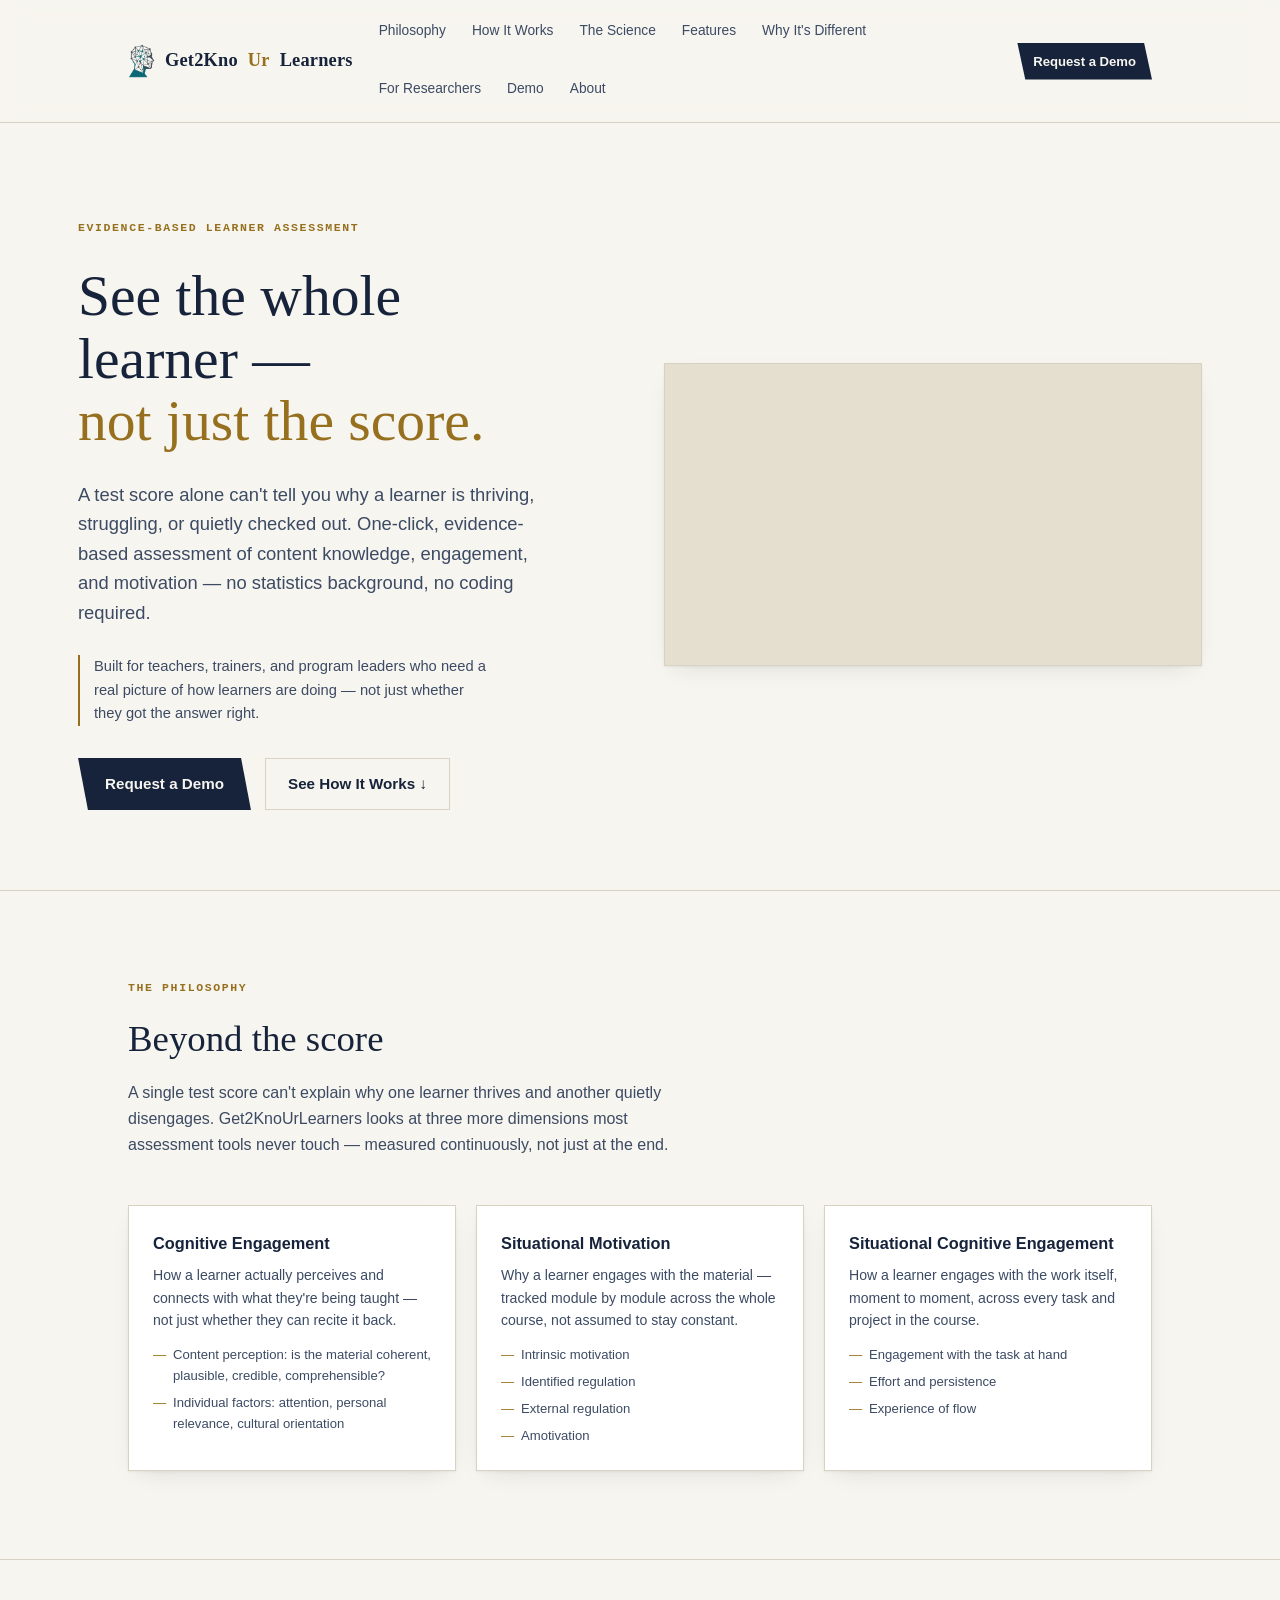
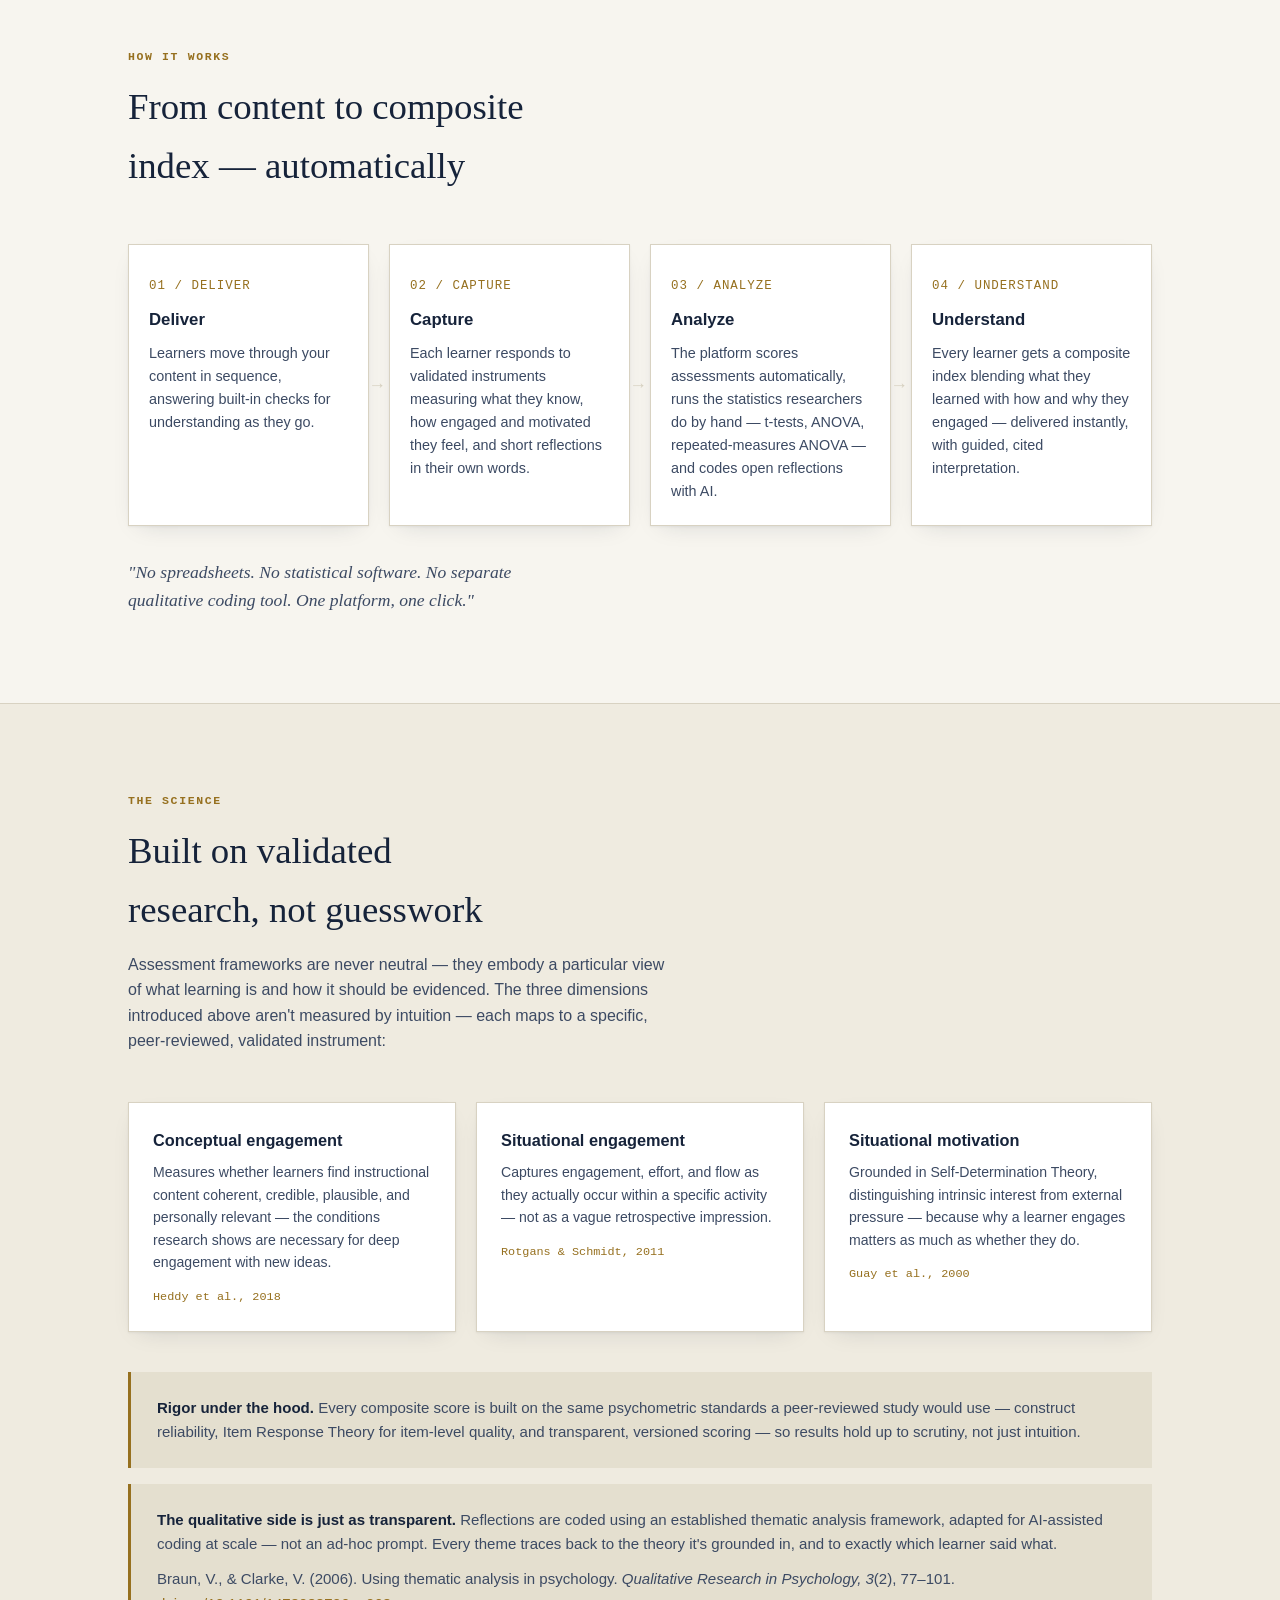
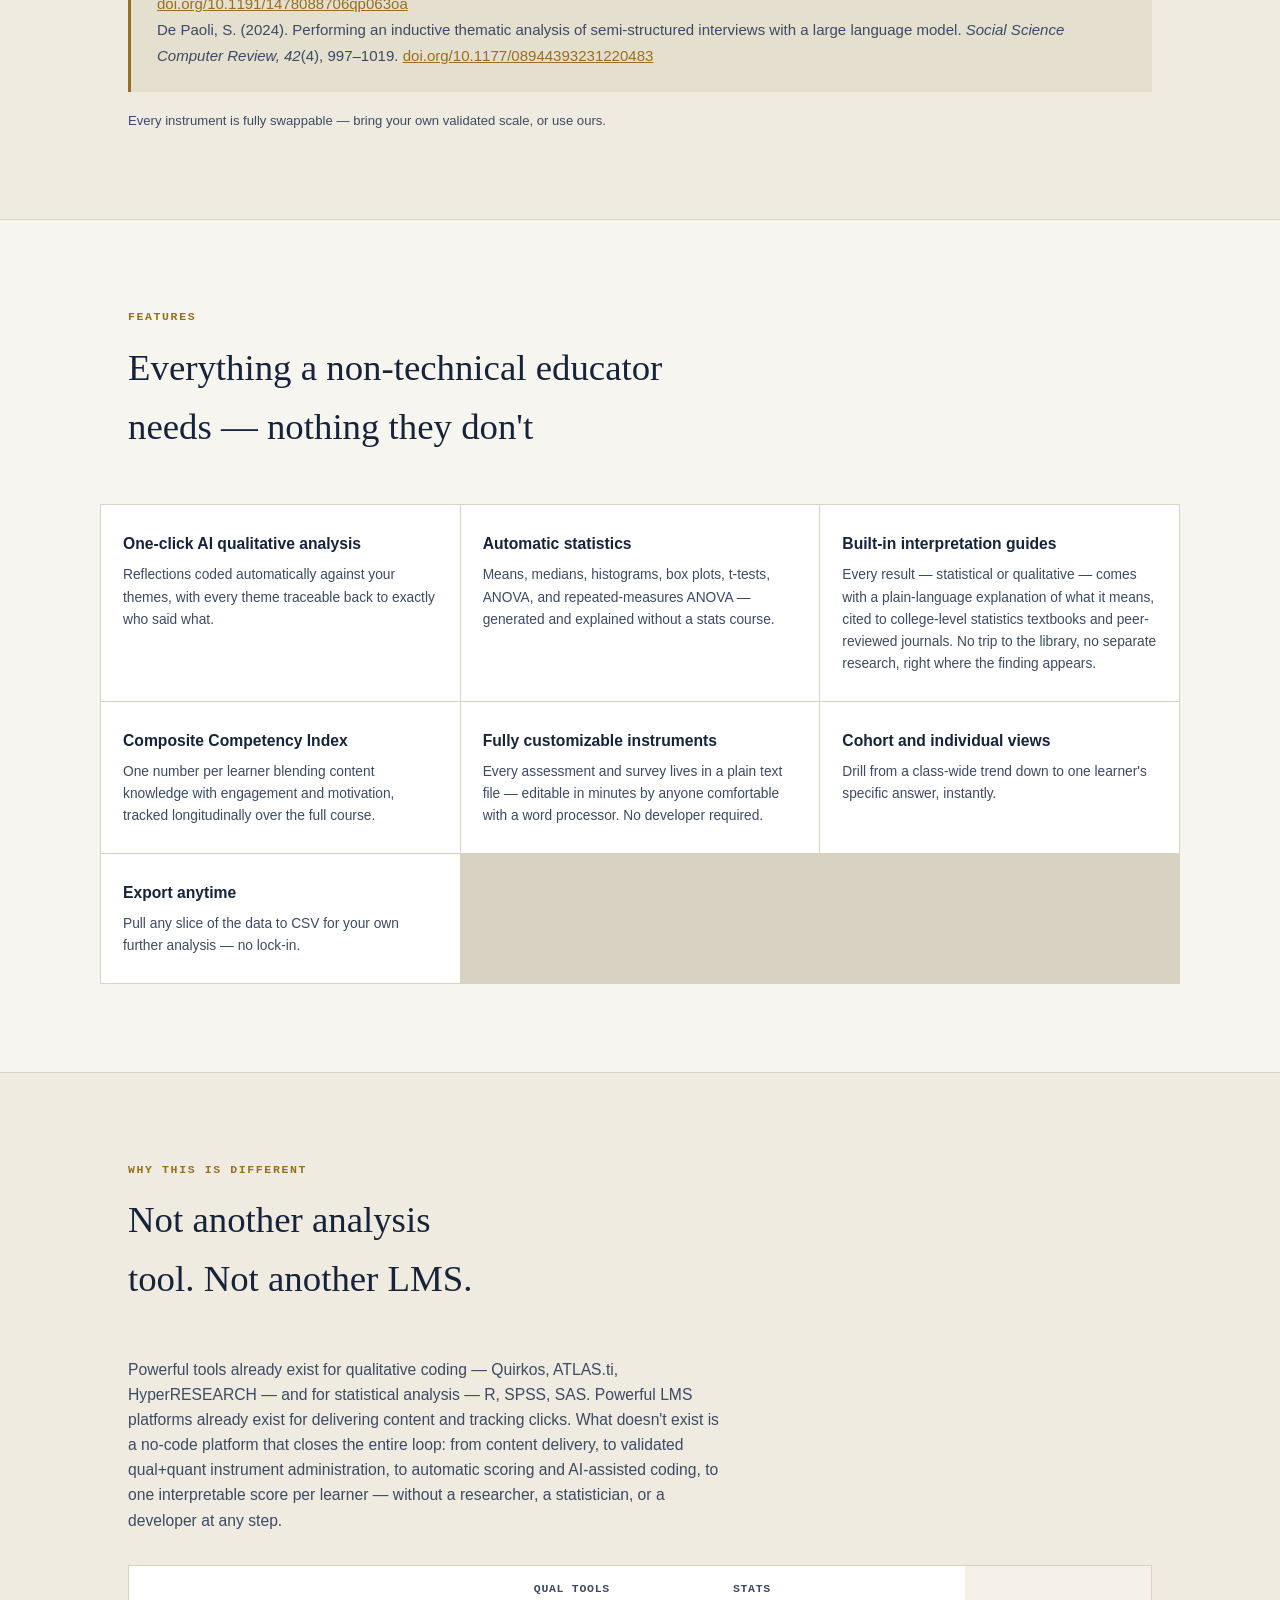
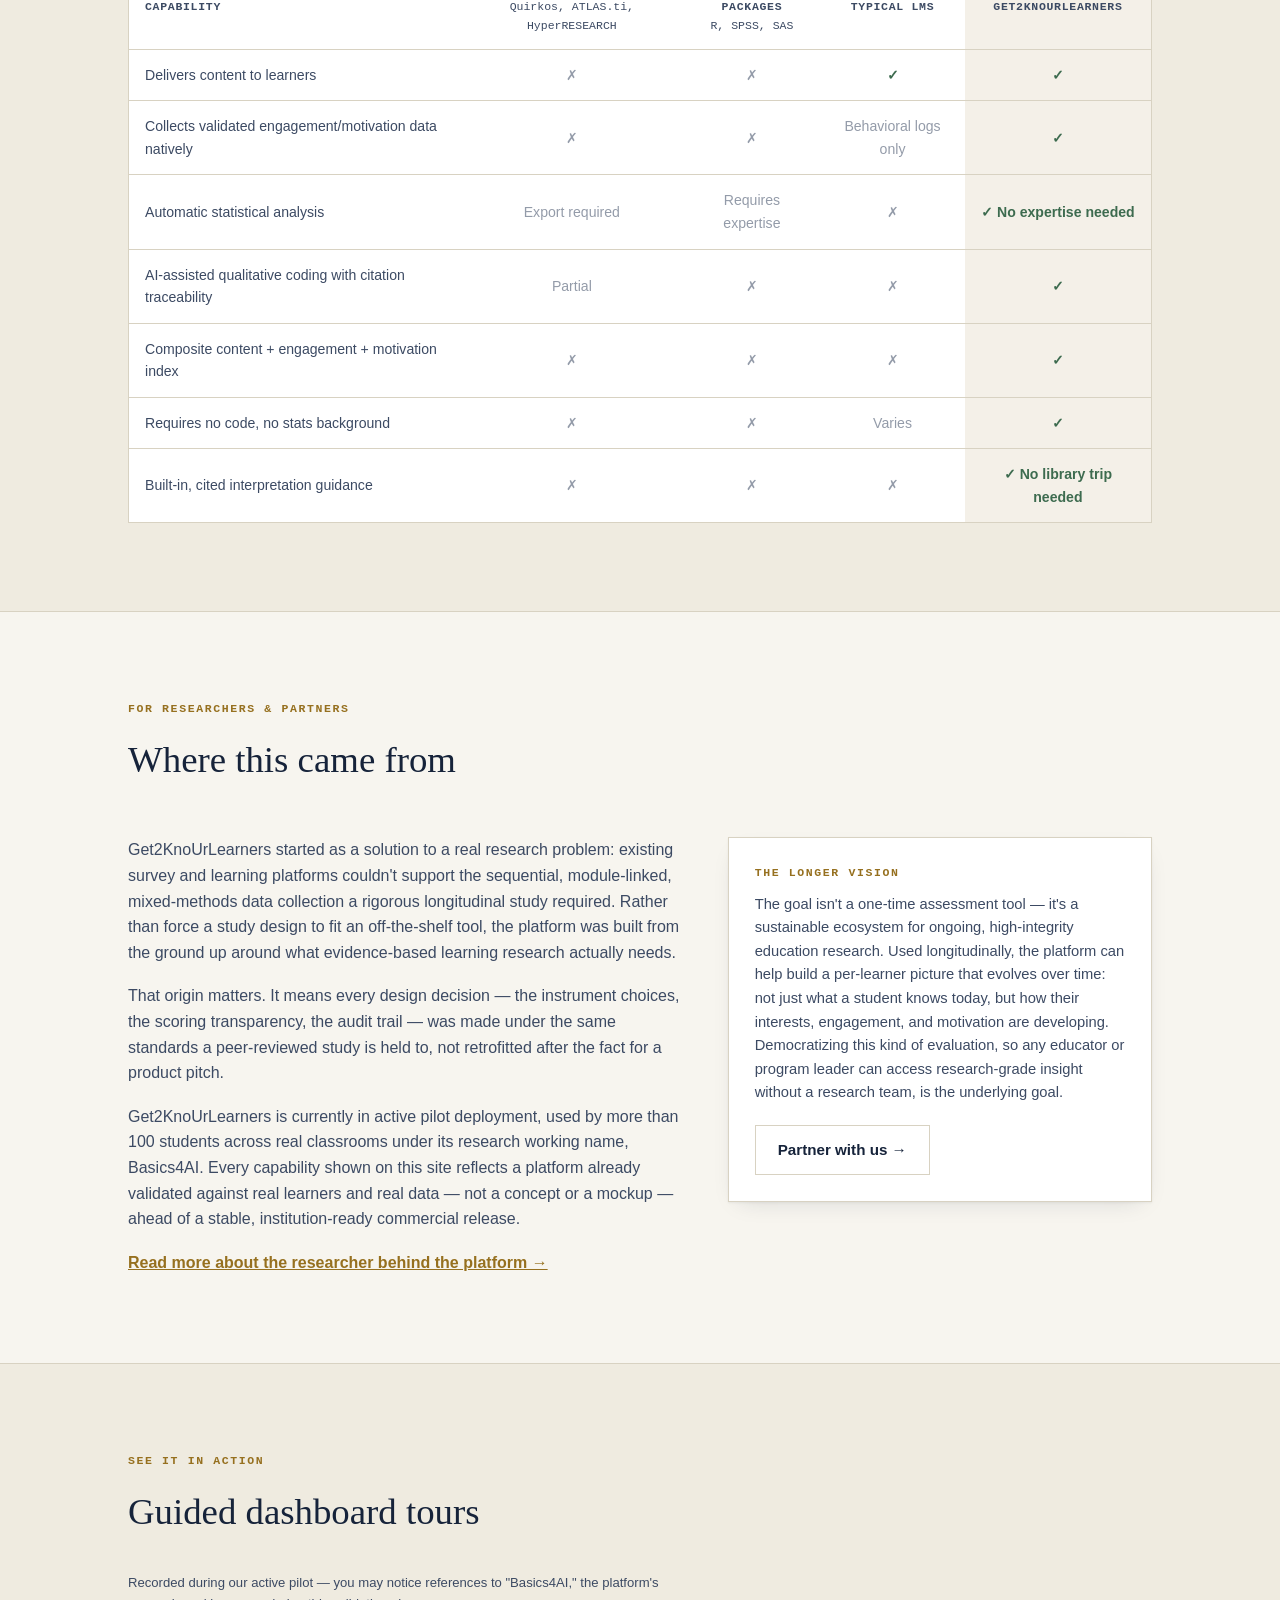
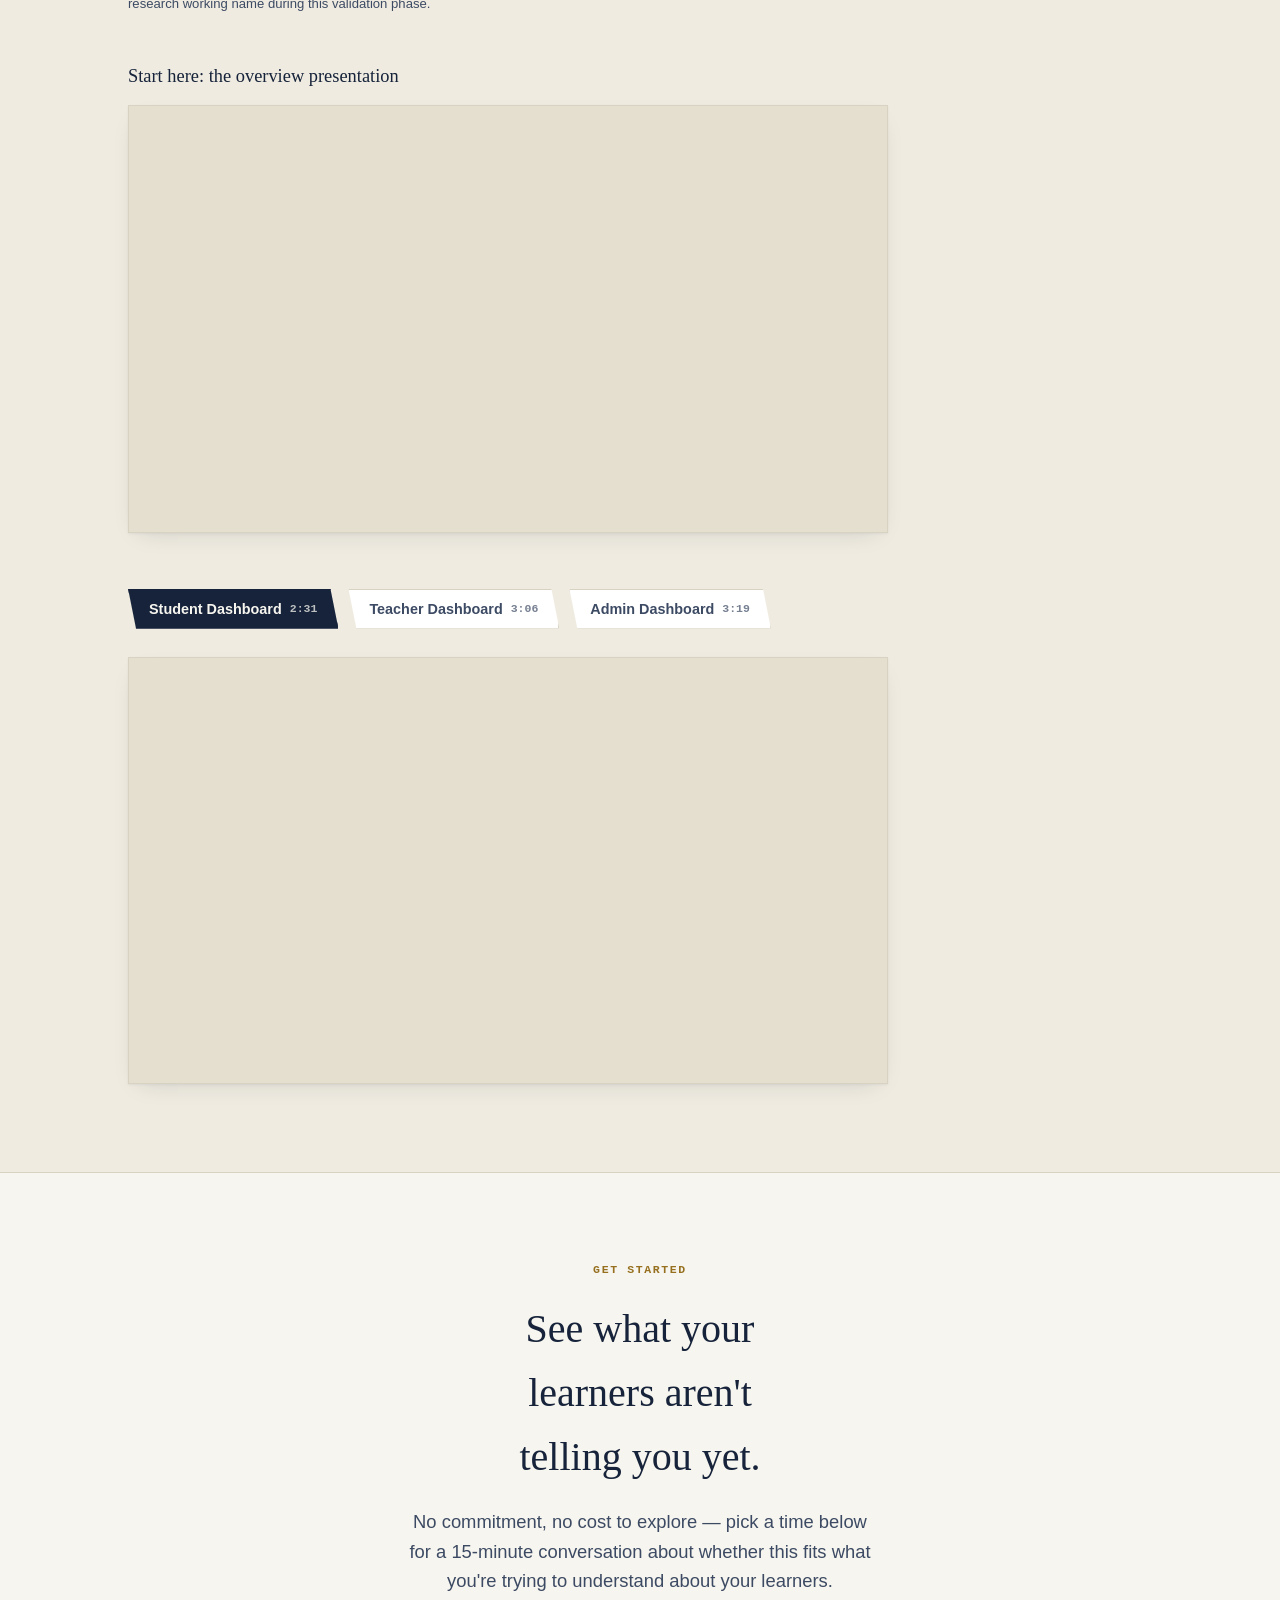
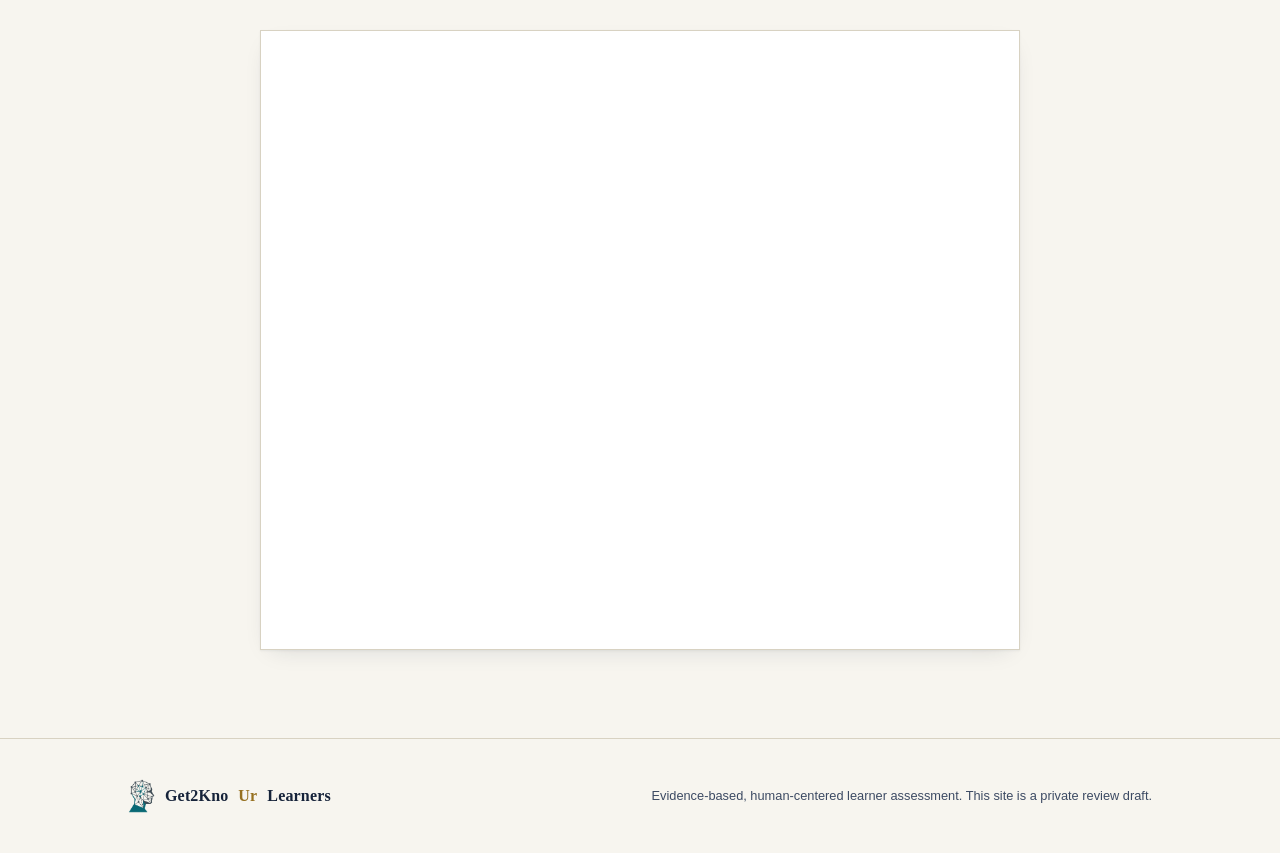
<file: index.html>
<!DOCTYPE html>
<html lang="en">
<head>
<meta charset="UTF-8">
<meta name="viewport" content="width=device-width, initial-scale=1.0">
<title>Get2KnoUrLearners — See the Whole Learner</title>
<meta name="description" content="One-click, evidence-based assessment of content knowledge, engagement, and motivation for learners — no statistics background, no coding required.">
<link rel="icon" type="image/png" sizes="32x32" href="assets/favicon-32.png">
<link rel="icon" type="image/png" sizes="64x64" href="assets/favicon-64.png">
<link rel="apple-touch-icon" sizes="180x180" href="assets/favicon-180.png">
<link rel="stylesheet" href="style.css">
</head>
<body>

<nav class="topnav">
  <div class="topnav-inner">
    <div class="brand"><img src="assets/logo-icon.png" alt="Get2KnoUrLearners logo">Get2Kno<span class="dot">Ur</span>Learners</div>
    <div class="navlinks">
      <a href="#beyond-the-score">Philosophy</a>
      <a href="#how-it-works">How It Works</a>
      <a href="#science">The Science</a>
      <a href="#features">Features</a>
      <a href="#different">Why It's Different</a>
      <a href="#researchers">For Researchers</a>
      <a href="#get-started">Demo</a>
      <a href="about.html">About</a>
    </div>
    <a class="nav-cta" href="#get-started">Request a Demo</a>
  </div>
</nav>

<header class="hero">
  <canvas id="mosaic-canvas" aria-hidden="true"></canvas>
  <div class="hero-inner">
    <div class="hero-text">
    <span class="eyebrow">Evidence-based learner assessment</span>
    <h1>See the whole learner —<br><em>not just the score.</em></h1>
    <p class="hero-sub">A test score alone can't tell you why a learner is thriving, struggling, or quietly checked out. One-click, evidence-based assessment of content knowledge, engagement, and motivation — no statistics background, no coding required.</p>
    <p class="hero-support">Built for teachers, trainers, and program leaders who need a real picture of how learners are doing — not just whether they got the answer right.</p>
    <div class="hero-ctas">
      <a class="btn btn-primary" href="#get-started">Request a Demo</a>
      <a class="btn btn-ghost" href="#how-it-works">See How It Works ↓</a>
    </div>
    </div>
    <div class="hero-video">
      <div class="video-frame">
        <iframe src="https://www.youtube.com/embed/GKzvQl7Ed8o" title="Get2KnoUrLearners - An Evidence-based Learning Assessment Platform" allow="accelerometer; autoplay; clipboard-write; encrypted-media; gyroscope; picture-in-picture; web-share" referrerpolicy="strict-origin-when-cross-origin" allowfullscreen></iframe>
      </div>
    </div>
  </div>
</header>

<section class="block" id="beyond-the-score">
  <div class="container">
    <div class="block-head">
      <span class="eyebrow">The philosophy</span>
      <h2>Beyond the score</h2>
      <p class="measure" style="color:var(--ink-soft); font-size:1rem;">A single test score can't explain why one learner thrives and another quietly disengages. Get2KnoUrLearners looks at three more dimensions most assessment tools never touch — measured continuously, not just at the end.</p>
    </div>
    <div class="science-grid">
      <div class="instrument-card">
        <h3>Cognitive Engagement</h3>
        <p>How a learner actually perceives and connects with what they're being taught — not just whether they can recite it back.</p>
        <ul>
          <li>Content perception: is the material coherent, plausible, credible, comprehensible?</li>
          <li>Individual factors: attention, personal relevance, cultural orientation</li>
        </ul>
      </div>
      <div class="instrument-card">
        <h3>Situational Motivation</h3>
        <p>Why a learner engages with the material — tracked module by module across the whole course, not assumed to stay constant.</p>
        <ul>
          <li>Intrinsic motivation</li>
          <li>Identified regulation</li>
          <li>External regulation</li>
          <li>Amotivation</li>
        </ul>
      </div>
      <div class="instrument-card">
        <h3>Situational Cognitive Engagement</h3>
        <p>How a learner engages with the work itself, moment to moment, across every task and project in the course.</p>
        <ul>
          <li>Engagement with the task at hand</li>
          <li>Effort and persistence</li>
          <li>Experience of flow</li>
        </ul>
      </div>
    </div>
  </div>
</section>

<section class="block" id="how-it-works">
  <div class="container">
    <div class="block-head">
      <span class="eyebrow">How it works</span>
      <h2>From content to composite index — automatically</h2>
    </div>
    <div class="flow">
      <div class="flow-step">
        <span class="num">01 / DELIVER</span>
        <h3>Deliver</h3>
        <p>Learners move through your content in sequence, answering built-in checks for understanding as they go.</p>
      </div>
      <div class="flow-step">
        <span class="num">02 / CAPTURE</span>
        <h3>Capture</h3>
        <p>Each learner responds to validated instruments measuring what they know, how engaged and motivated they feel, and short reflections in their own words.</p>
      </div>
      <div class="flow-step">
        <span class="num">03 / ANALYZE</span>
        <h3>Analyze</h3>
        <p>The platform scores assessments automatically, runs the statistics researchers do by hand — t-tests, ANOVA, repeated-measures ANOVA — and codes open reflections with AI.</p>
      </div>
      <div class="flow-step">
        <span class="num">04 / UNDERSTAND</span>
        <h3>Understand</h3>
        <p>Every learner gets a composite index blending what they learned with how and why they engaged — delivered instantly, with guided, cited interpretation.</p>
      </div>
    </div>
    <p class="callout">"No spreadsheets. No statistical software. No separate qualitative coding tool. One platform, one click."</p>
  </div>
</section>

<section class="block alt" id="science">
  <div class="container">
    <div class="block-head">
      <span class="eyebrow">The science</span>
      <h2>Built on validated research, not guesswork</h2>
      <p class="measure" style="color:var(--ink-soft); font-size:1rem;">Assessment frameworks are never neutral — they embody a particular view of what learning is and how it should be evidenced. The three dimensions introduced above aren't measured by intuition — each maps to a specific, peer-reviewed, validated instrument:</p>
    </div>
    <div class="science-grid">
      <div class="instrument-card">
        <h3>Conceptual engagement</h3>
        <p>Measures whether learners find instructional content coherent, credible, plausible, and personally relevant — the conditions research shows are necessary for deep engagement with new ideas.</p>
        <span class="cite">Heddy et al., 2018</span>
      </div>
      <div class="instrument-card">
        <h3>Situational engagement</h3>
        <p>Captures engagement, effort, and flow as they actually occur within a specific activity — not as a vague retrospective impression.</p>
        <span class="cite">Rotgans &amp; Schmidt, 2011</span>
      </div>
      <div class="instrument-card">
        <h3>Situational motivation</h3>
        <p>Grounded in Self-Determination Theory, distinguishing intrinsic interest from external pressure — because why a learner engages matters as much as whether they do.</p>
        <span class="cite">Guay et al., 2000</span>
      </div>
    </div>
    <div class="rigor-note">
      <p><strong style="color:var(--ink); font-family: var(--font-body);">Rigor under the hood.</strong> Every composite score is built on the same psychometric standards a peer-reviewed study would use — construct reliability, Item Response Theory for item-level quality, and transparent, versioned scoring — so results hold up to scrutiny, not just intuition.</p>
    </div>
    <div class="rigor-note" style="margin-top: 16px;">
      <p><strong style="color:var(--ink); font-family: var(--font-body);">The qualitative side is just as transparent.</strong> Reflections are coded using an established thematic analysis framework, adapted for AI-assisted coding at scale — not an ad-hoc prompt. Every theme traces back to the theory it's grounded in, and to exactly which learner said what.</p>
      <p class="fine" style="margin-top: 10px; line-height: 1.7;">
        Braun, V., &amp; Clarke, V. (2006). Using thematic analysis in psychology. <em>Qualitative Research in Psychology, 3</em>(2), 77–101. <a href="https://doi.org/10.1191/1478088706qp063oa" style="color: var(--gold);">doi.org/10.1191/1478088706qp063oa</a><br>
        De Paoli, S. (2024). Performing an inductive thematic analysis of semi-structured interviews with a large language model. <em>Social Science Computer Review, 42</em>(4), 997–1019. <a href="https://doi.org/10.1177/08944393231220483" style="color: var(--gold);">doi.org/10.1177/08944393231220483</a>
      </p>
    </div>
    <p class="fine">Every instrument is fully swappable — bring your own validated scale, or use ours.</p>
  </div>
</section>

<section class="block" id="features">
  <div class="container">
    <div class="block-head">
      <span class="eyebrow">Features</span>
      <h2>Everything a non-technical educator needs — nothing they don't</h2>
    </div>
  </div>
  <div class="container" style="padding: 0;">
    <div class="feat-grid">
      <div class="feat-cell">
        <h3>One-click AI qualitative analysis</h3>
        <p>Reflections coded automatically against your themes, with every theme traceable back to exactly who said what.</p>
      </div>
      <div class="feat-cell">
        <h3>Automatic statistics</h3>
        <p>Means, medians, histograms, box plots, t-tests, ANOVA, and repeated-measures ANOVA — generated and explained without a stats course.</p>
      </div>
      <div class="feat-cell">
        <h3>Built-in interpretation guides</h3>
        <p>Every result — statistical or qualitative — comes with a plain-language explanation of what it means, cited to college-level statistics textbooks and peer-reviewed journals. No trip to the library, no separate research, right where the finding appears.</p>
      </div>
      <div class="feat-cell">
        <h3>Composite Competency Index</h3>
        <p>One number per learner blending content knowledge with engagement and motivation, tracked longitudinally over the full course.</p>
      </div>
      <div class="feat-cell">
        <h3>Fully customizable instruments</h3>
        <p>Every assessment and survey lives in a plain text file — editable in minutes by anyone comfortable with a word processor. No developer required.</p>
      </div>
      <div class="feat-cell">
        <h3>Cohort and individual views</h3>
        <p>Drill from a class-wide trend down to one learner's specific answer, instantly.</p>
      </div>
      <div class="feat-cell">
        <h3>Export anytime</h3>
        <p>Pull any slice of the data to CSV for your own further analysis — no lock-in.</p>
      </div>
    </div>
  </div>
</section>

<section class="block alt" id="different">
  <div class="container">
    <div class="block-head">
      <span class="eyebrow">Why this is different</span>
      <h2>Not another analysis tool. Not another LMS.</h2>
    </div>
    <p class="framing">Powerful tools already exist for qualitative coding — Quirkos, ATLAS.ti, HyperRESEARCH — and for statistical analysis — R, SPSS, SAS. Powerful LMS platforms already exist for delivering content and tracking clicks. What doesn't exist is a no-code platform that closes the entire loop: from content delivery, to validated qual+quant instrument administration, to automatic scoring and AI-assisted coding, to one interpretable score per learner — without a researcher, a statistician, or a developer at any step.</p>
    <div class="table-wrap">
      <table class="cmp">
        <thead>
          <tr>
            <th>Capability</th>
            <th>Qual tools<br><span style="font-weight:400; text-transform:none; letter-spacing:0;">Quirkos, ATLAS.ti, HyperRESEARCH</span></th>
            <th>Stats packages<br><span style="font-weight:400; text-transform:none; letter-spacing:0;">R, SPSS, SAS</span></th>
            <th>Typical LMS</th>
            <th class="col-us">Get2KnoUrLearners</th>
          </tr>
        </thead>
        <tbody>
          <tr>
            <td>Delivers content to learners</td>
            <td class="no">✗</td><td class="no">✗</td><td class="yes">✓</td><td class="col-us yes">✓</td>
          </tr>
          <tr>
            <td>Collects validated engagement/motivation data natively</td>
            <td class="no">✗</td><td class="no">✗</td><td class="no">Behavioral logs only</td><td class="col-us yes">✓</td>
          </tr>
          <tr>
            <td>Automatic statistical analysis</td>
            <td class="no">Export required</td><td class="no">Requires expertise</td><td class="no">✗</td><td class="col-us yes">✓ No expertise needed</td>
          </tr>
          <tr>
            <td>AI-assisted qualitative coding with citation traceability</td>
            <td class="no">Partial</td><td class="no">✗</td><td class="no">✗</td><td class="col-us yes">✓</td>
          </tr>
          <tr>
            <td>Composite content + engagement + motivation index</td>
            <td class="no">✗</td><td class="no">✗</td><td class="no">✗</td><td class="col-us yes">✓</td>
          </tr>
          <tr>
            <td>Requires no code, no stats background</td>
            <td class="no">✗</td><td class="no">✗</td><td class="no">Varies</td><td class="col-us yes">✓</td>
          </tr>
          <tr>
            <td>Built-in, cited interpretation guidance</td>
            <td class="no">✗</td><td class="no">✗</td><td class="no">✗</td><td class="col-us yes">✓ No library trip needed</td>
          </tr>
        </tbody>
      </table>
    </div>
  </div>
</section>

<section class="block" id="researchers">
  <div class="container">
    <div class="block-head">
      <span class="eyebrow">For researchers &amp; partners</span>
      <h2>Where this came from</h2>
    </div>
    <div class="research-layout">
      <div class="research-body">
        <p>Get2KnoUrLearners started as a solution to a real research problem: existing survey and learning platforms couldn't support the sequential, module-linked, mixed-methods data collection a rigorous longitudinal study required. Rather than force a study design to fit an off-the-shelf tool, the platform was built from the ground up around what evidence-based learning research actually needs.</p>
        <p>That origin matters. It means every design decision — the instrument choices, the scoring transparency, the audit trail — was made under the same standards a peer-reviewed study is held to, not retrofitted after the fact for a product pitch.</p>
        <p>Get2KnoUrLearners is currently in active pilot deployment, used by more than 100 students across real classrooms under its research working name, Basics4AI. Every capability shown on this site reflects a platform already validated against real learners and real data — not a concept or a mockup — ahead of a stable, institution-ready commercial release.</p>
        <p><a href="about.html" style="color: var(--gold); font-weight: 600;">Read more about the researcher behind the platform →</a></p>
      </div>
      <div class="vision-box">
        <span class="eyebrow">The longer vision</span>
        <p>The goal isn't a one-time assessment tool — it's a sustainable ecosystem for ongoing, high-integrity education research. Used longitudinally, the platform can help build a per-learner picture that evolves over time: not just what a student knows today, but how their interests, engagement, and motivation are developing. Democratizing this kind of evaluation, so any educator or program leader can access research-grade insight without a research team, is the underlying goal.</p>
        <a class="btn btn-ghost" href="#get-started">Partner with us →</a>
      </div>
    </div>
  </div>
</section>

<section class="block alt" id="demo">
  <div class="container">
    <div class="block-head">
      <span class="eyebrow">See it in action</span>
      <h2>Guided dashboard tours</h2>
      <p class="fine">Recorded during our active pilot — you may notice references to "Basics4AI," the platform's research working name during this validation phase.</p>
    </div>

    <div class="overview-video">
      <h3>Start here: the overview presentation</h3>
      <div class="video-frame">
        <iframe src="https://www.youtube.com/embed/lMNqoV28ipo" title="Get2KnoUrLearners overview presentation" loading="lazy" allow="accelerometer; autoplay; clipboard-write; encrypted-media; gyroscope; picture-in-picture; web-share" referrerpolicy="strict-origin-when-cross-origin" allowfullscreen></iframe>
      </div>
    </div>

    <div class="tour-tabs" role="tablist">
      <button class="tour-tab" data-tour="student" role="tab" aria-selected="true">Student Dashboard <span class="dur">2:31</span></button>
      <button class="tour-tab" data-tour="teacher" role="tab" aria-selected="false">Teacher Dashboard <span class="dur">3:06</span></button>
      <button class="tour-tab" data-tour="admin" role="tab" aria-selected="false">Admin Dashboard <span class="dur">3:19</span></button>
    </div>

    <!-- Teacher Dashboard sub-tabs: only shown when the Teacher tour is a single combined video with chapters -->
    <div class="tour-subtabs" id="teacher-subtabs">
      <button class="tour-subtab" aria-selected="true">Full tour</button>
    </div>

    <div class="tour-panels">
      <div class="tour-panel active" data-panel="student">
        <div class="video-frame">
          <iframe src="https://www.youtube.com/embed/PWHY_AEjsgs" title="Get2KnoUrLearners Student Dashboard Tour" loading="lazy" allow="accelerometer; autoplay; clipboard-write; encrypted-media; gyroscope; picture-in-picture; web-share" allowfullscreen></iframe>
        </div>
      </div>

      <div class="tour-panel" data-panel="teacher">
        <div class="video-frame">
          <iframe src="https://www.youtube.com/embed/cf2JFsfb7qg" title="Get2KnoUrLearners Teacher Dashboard Tour" loading="lazy" allow="accelerometer; autoplay; clipboard-write; encrypted-media; gyroscope; picture-in-picture; web-share" allowfullscreen></iframe>
        </div>
      </div>

      <div class="tour-panel" data-panel="admin">
        <div class="video-frame">
          <iframe src="https://www.youtube.com/embed/v6QxyKjMSbM" title="Get2KnoUrLearners Admin Dashboard Tour" loading="lazy" allow="accelerometer; autoplay; clipboard-write; encrypted-media; gyroscope; picture-in-picture; web-share" allowfullscreen></iframe>
        </div>
      </div>
    </div>
  </div>
</section>

<script>
  (function () {
    var tabs = document.querySelectorAll('.tour-tab');
    var panels = document.querySelectorAll('.tour-panel');
    tabs.forEach(function (tab) {
      tab.addEventListener('click', function () {
        tabs.forEach(function (t) { t.setAttribute('aria-selected', 'false'); });
        tab.setAttribute('aria-selected', 'true');
        var target = tab.getAttribute('data-tour');
        panels.forEach(function (p) {
          p.classList.toggle('active', p.getAttribute('data-panel') === target);
        });
        var subtabs = document.getElementById('teacher-subtabs');
        subtabs.classList.toggle('show', target === 'teacher');
      });
    });
  })();
</script>

<section class="block" id="get-started">
  <div class="container cta-block">
    <span class="eyebrow">Get started</span>
    <h2>See what your learners aren't telling you yet.</h2>
    <p class="hero-sub">No commitment, no cost to explore — pick a time below for a 15-minute conversation about whether this fits what you're trying to understand about your learners.</p>
    <div id="cal-booking-inline" class="cal-inline-frame"></div>
    <noscript>
      <a class="btn btn-primary" href="https://cal.com/soumyade/demo-call">Book a Demo Call →</a>
    </noscript>
  </div>
</section>

<script type="text/javascript">
  (function (C, A, L) {
    let p = function (a, ar) { a.q.push(ar); };
    let d = C.document;
    C.Cal = C.Cal || function () {
      let cal = C.Cal;
      let ar = arguments;
      if (!cal.loaded) {
        cal.ns = {};
        cal.q = cal.q || [];
        d.head.appendChild(d.createElement("script")).src = A;
        cal.loaded = true;
      }
      if (ar[0] === L) {
        const api = function () { p(api, arguments); };
        const namespace = ar[1];
        api.q = api.q || [];
        if (typeof namespace === "string") {
          cal.ns[namespace] = cal.ns[namespace] || api;
          p(cal.ns[namespace], ar);
          p(cal, ["initNamespace", namespace]);
        } else p(cal, ar);
        return;
      }
      p(cal, ar);
    };
  })(window, "https://app.cal.com/embed/embed.js", "init");

  Cal("init", "demo-call", { origin: "https://cal.com" });

  Cal.ns["demo-call"]("inline", {
    elementOrSelector: "#cal-booking-inline",
    config: { layout: "month_view" },
    calLink: "soumyade/demo-call",
  });

  Cal.ns["demo-call"]("ui", { hideEventTypeDetails: false, layout: "month_view" });
</script>

<footer>
  <div class="container footer-inner">
    <div class="brand"><img src="assets/logo-icon.png" alt="Get2KnoUrLearners logo">Get2Kno<span class="dot">Ur</span>Learners</div>
    <p class="fine">Evidence-based, human-centered learner assessment. This site is a private review draft.</p>
  </div>
</footer>

<script>
  (function () {
    var canvas = document.getElementById('mosaic-canvas');
    var ctx = canvas.getContext('2d');
    var reduced = window.matchMedia('(prefers-reduced-motion: reduce)').matches;
    var facets = [];
    var W, H;

    function themeColor() {
      var root = document.documentElement;
      var dark = root.getAttribute('data-theme') === 'dark' ||
        (root.getAttribute('data-theme') !== 'light' && window.matchMedia('(prefers-color-scheme: dark)').matches);
      return dark ? [217, 165, 68] : [150, 112, 31];
    }

    function resize() {
      var rect = canvas.parentElement.getBoundingClientRect();
      W = canvas.width = rect.width * devicePixelRatio;
      H = canvas.height = rect.height * devicePixelRatio;
      canvas.style.width = rect.width + 'px';
      canvas.style.height = rect.height + 'px';
      buildFacets();
    }

    function buildFacets() {
      facets = [];
      var cols = 14, rows = 8;
      var cw = W / cols, ch = H / rows;
      for (var r = 0; r < rows; r++) {
        for (var c = 0; c < cols; c++) {
          if (Math.random() > 0.42) continue;
          var x = c * cw, y = r * ch;
          var jitter = Math.min(cw, ch) * 0.15;
          facets.push({
            pts: [
              [x + Math.random() * jitter, y + Math.random() * jitter],
              [x + cw - Math.random() * jitter, y + Math.random() * jitter],
              [x + cw - Math.random() * jitter, y + ch - Math.random() * jitter],
              [x + Math.random() * jitter, y + ch - Math.random() * jitter]
            ],
            delay: (r * cols + c) * 6 + Math.random() * 200,
            alpha: 0.015 + Math.random() * 0.04
          });
        }
      }
    }

    function draw(t) {
      ctx.clearRect(0, 0, W, H);
      var col = themeColor();
      for (var i = 0; i < facets.length; i++) {
        var f = facets[i];
        var progress = reduced ? 1 : Math.max(0, Math.min(1, (t - f.delay) / 500));
        if (progress <= 0) continue;
        ctx.beginPath();
        ctx.moveTo(f.pts[0][0], f.pts[0][1]);
        for (var p = 1; p < f.pts.length; p++) ctx.lineTo(f.pts[p][0], f.pts[p][1]);
        ctx.closePath();
        ctx.fillStyle = 'rgba(' + col[0] + ',' + col[1] + ',' + col[2] + ',' + (f.alpha * progress) + ')';
        ctx.fill();
        ctx.strokeStyle = 'rgba(' + col[0] + ',' + col[1] + ',' + col[2] + ',' + (f.alpha * progress * 0.6) + ')';
        ctx.lineWidth = 1;
        ctx.stroke();
      }
      if (!reduced && t < 3200) {
        requestAnimationFrame(draw);
      }
    }

    window.addEventListener('resize', resize);
    resize();
    requestAnimationFrame(function (t0) {
      requestAnimationFrame(function (t) { draw(t - t0); });
    });
  })();
</script>
</body>
</html>
</file>
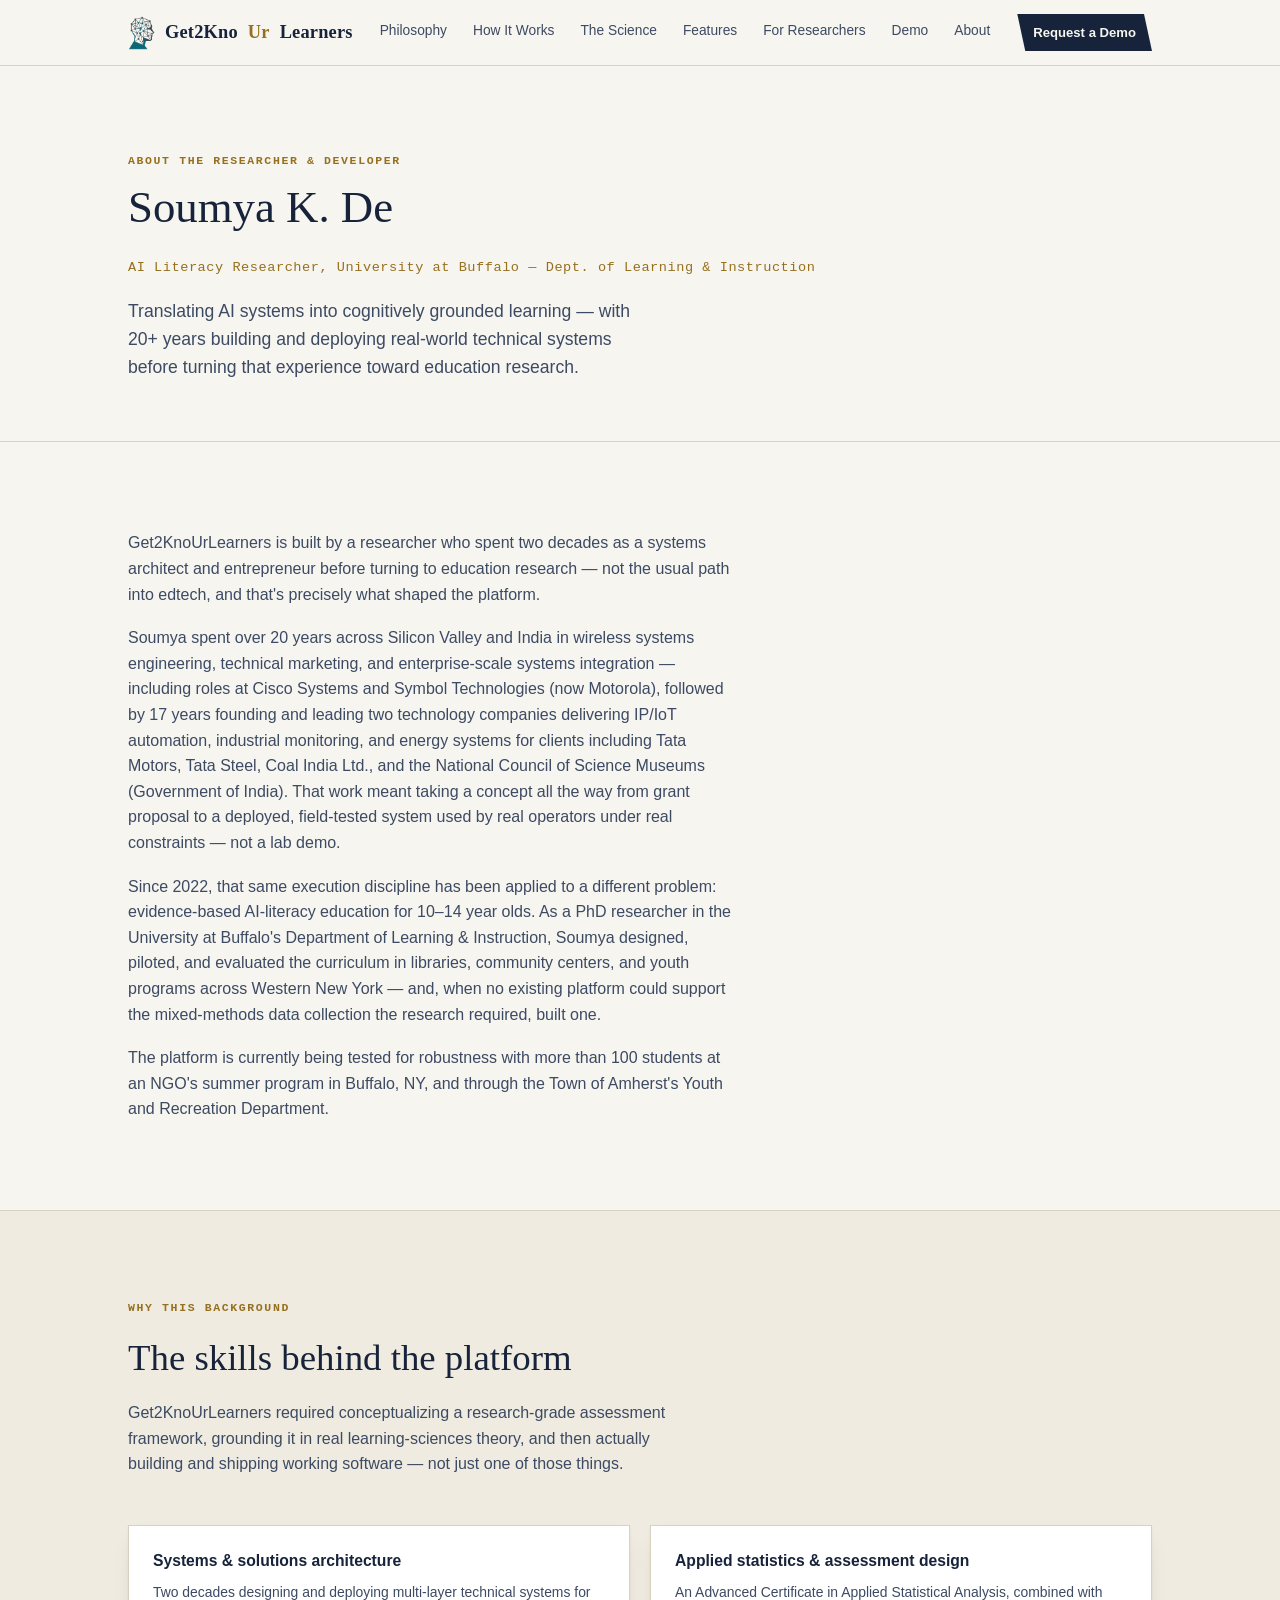
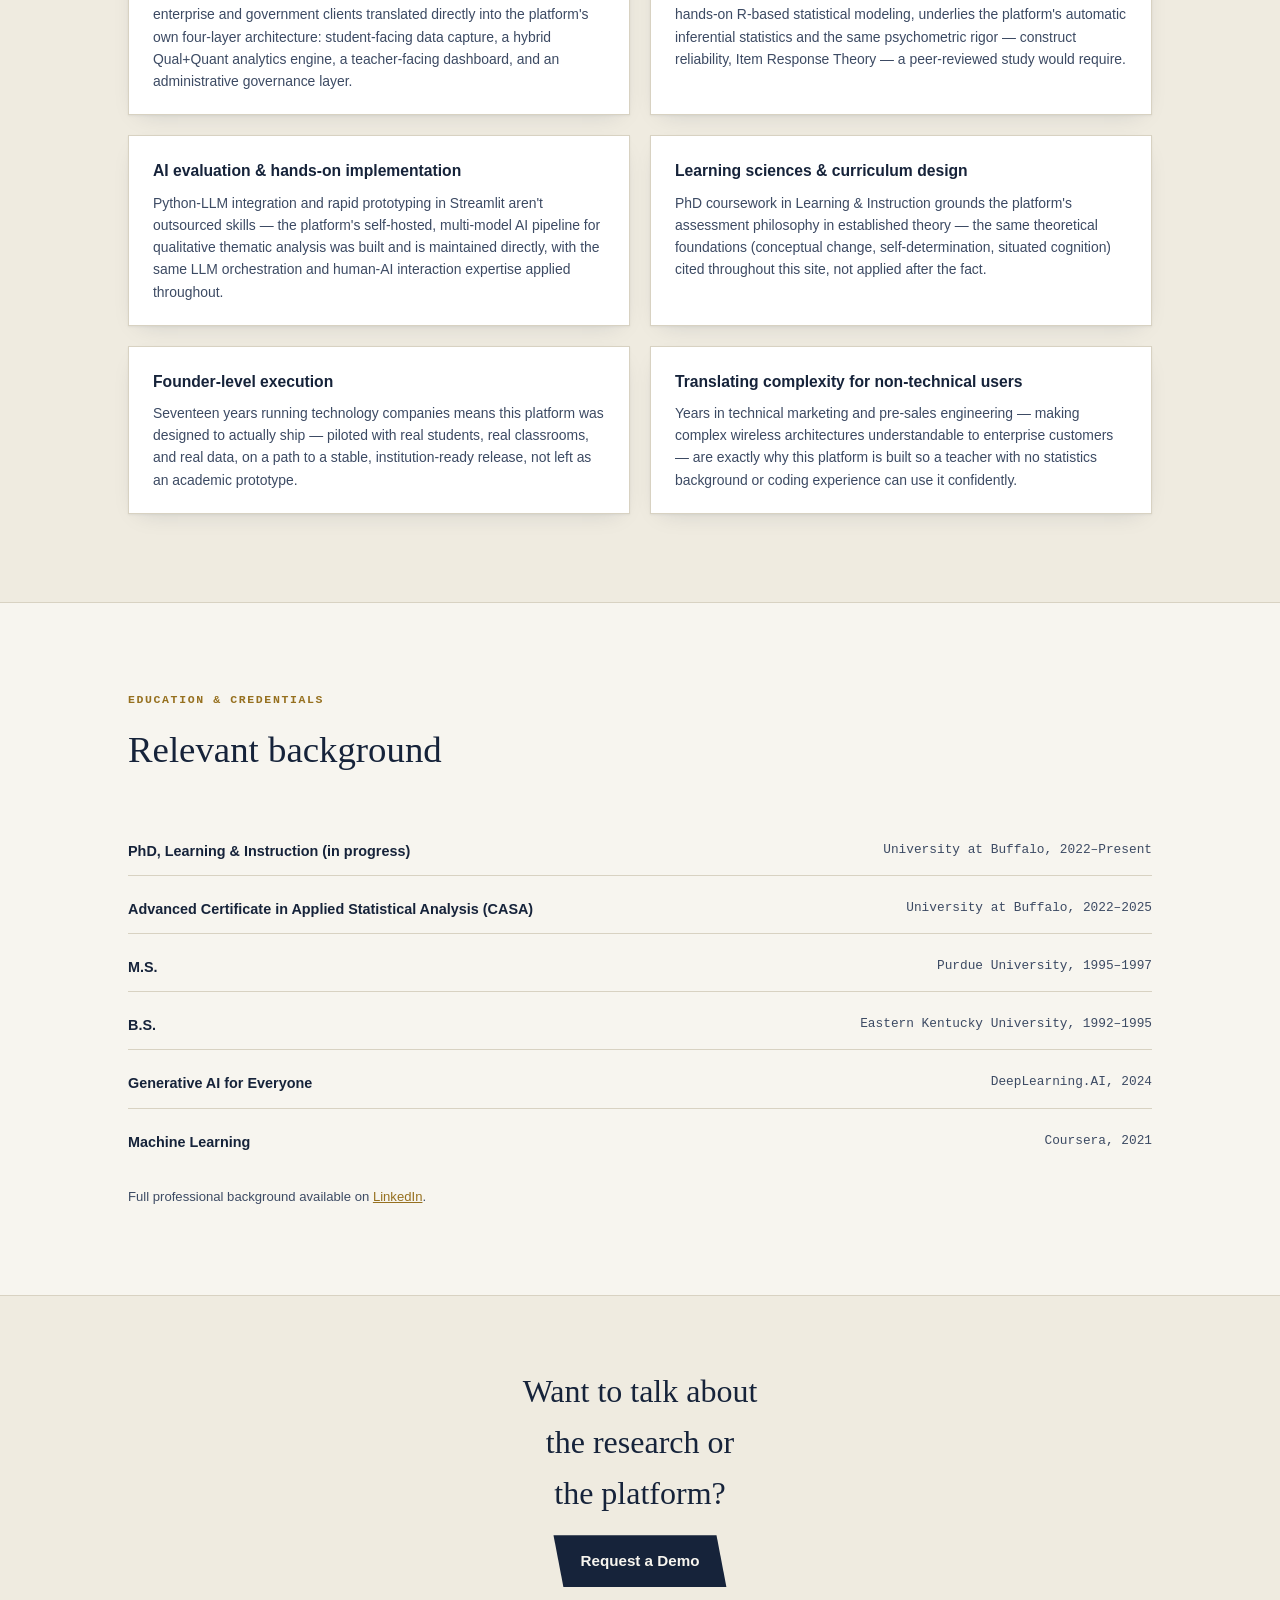
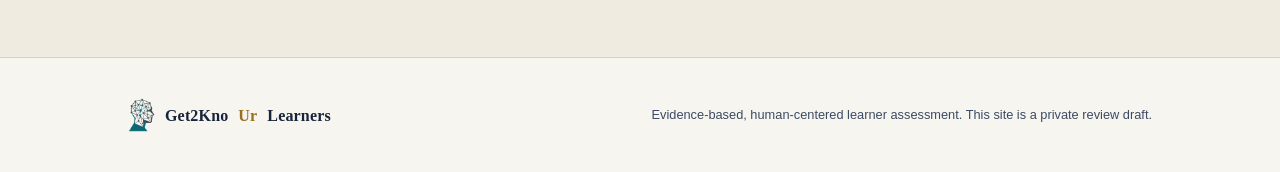
<file: about.html>
<!DOCTYPE html>
<html lang="en">
<head>
<meta charset="UTF-8">
<meta name="viewport" content="width=device-width, initial-scale=1.0">
<title>About the Researcher — Get2KnoUrLearners</title>
<meta name="description" content="The researcher and developer behind Get2KnoUrLearners — 20+ years in systems architecture and entrepreneurship, now a PhD researcher in Learning Sciences building evidence-based AI-literacy assessment.">
<link rel="icon" type="image/png" sizes="32x32" href="assets/favicon-32.png">
<link rel="icon" type="image/png" sizes="64x64" href="assets/favicon-64.png">
<link rel="apple-touch-icon" sizes="180x180" href="assets/favicon-180.png">
<link rel="stylesheet" href="style.css">
<style>
  .about-hero { padding: 80px 0 60px; border-bottom: 1px solid var(--line); }
  .about-hero h1 { font-size: clamp(2rem, 4vw, 2.8rem); max-width: 20ch; }
  .about-hero .role { font-family: var(--font-mono); font-size: 0.85rem; color: var(--gold); letter-spacing: 0.04em; margin-top: 14px; display: block; }
  .about-hero .tagline { font-size: 1.1rem; color: var(--ink-soft); max-width: 52ch; margin-top: 18px; }
  .bio-body p { font-size: 1rem; color: var(--ink-soft); margin-bottom: 18px; max-width: 68ch; }
  .bio-body p:last-child { margin-bottom: 0; }
  .why-grid { display: grid; grid-template-columns: 1fr 1fr; gap: 20px; margin-top: 8px; }
  @media (max-width: 760px) { .why-grid { grid-template-columns: 1fr; } }
  .why-card { padding: 22px 24px; background: var(--card-bg); border: 1px solid var(--line); box-shadow: var(--shadow); }
  .why-card h3 { font-size: 0.98rem; font-family: var(--font-body); font-weight: 700; margin-bottom: 8px; }
  .why-card p { font-size: 0.87rem; color: var(--ink-soft); }
  .cred-list { display: grid; gap: 10px; margin-top: 8px; }
  .cred-list .cred-row { display: flex; justify-content: space-between; gap: 16px; padding: 12px 0; border-bottom: 1px solid var(--line); font-size: 0.9rem; }
  .cred-list .cred-row:last-child { border-bottom: none; }
  .cred-list .cred-name { color: var(--ink); font-weight: 600; }
  .cred-list .cred-org { color: var(--ink-soft); font-family: var(--font-mono); font-size: 0.8rem; text-align: right; }
</style>
</head>
<body>

<nav class="topnav">
  <div class="topnav-inner">
    <div class="brand"><img src="assets/logo-icon.png" alt="Get2KnoUrLearners logo">Get2Kno<span class="dot">Ur</span>Learners</div>
    <div class="navlinks">
      <a href="index.html#beyond-the-score">Philosophy</a>
      <a href="index.html#how-it-works">How It Works</a>
      <a href="index.html#science">The Science</a>
      <a href="index.html#features">Features</a>
      <a href="index.html#researchers">For Researchers</a>
      <a href="index.html#get-started">Demo</a>
      <a href="about.html">About</a>
    </div>
    <a class="nav-cta" href="index.html#get-started">Request a Demo</a>
  </div>
</nav>

<header class="about-hero">
  <div class="container">
    <span class="eyebrow">About the researcher &amp; developer</span>
    <h1>Soumya K. De</h1>
    <span class="role">AI Literacy Researcher, University at Buffalo — Dept. of Learning &amp; Instruction</span>
    <p class="tagline">Translating AI systems into cognitively grounded learning — with 20+ years building and deploying real-world technical systems before turning that experience toward education research.</p>
  </div>
</header>

<section class="block">
  <div class="container bio-body">
    <p>Get2KnoUrLearners is built by a researcher who spent two decades as a systems architect and entrepreneur before turning to education research — not the usual path into edtech, and that's precisely what shaped the platform.</p>
    <p>Soumya spent over 20 years across Silicon Valley and India in wireless systems engineering, technical marketing, and enterprise-scale systems integration — including roles at Cisco Systems and Symbol Technologies (now Motorola), followed by 17 years founding and leading two technology companies delivering IP/IoT automation, industrial monitoring, and energy systems for clients including Tata Motors, Tata Steel, Coal India Ltd., and the National Council of Science Museums (Government of India). That work meant taking a concept all the way from grant proposal to a deployed, field-tested system used by real operators under real constraints — not a lab demo.</p>
    <p>Since 2022, that same execution discipline has been applied to a different problem: evidence-based AI-literacy education for 10–14 year olds. As a PhD researcher in the University at Buffalo's Department of Learning &amp; Instruction, Soumya designed, piloted, and evaluated the curriculum in libraries, community centers, and youth programs across Western New York — and, when no existing platform could support the mixed-methods data collection the research required, built one.</p>
    <p>The platform is currently being tested for robustness with more than 100 students at an NGO's summer program in Buffalo, NY, and through the Town of Amherst's Youth and Recreation Department.</p>
  </div>
</section>

<section class="block alt">
  <div class="container">
    <div class="block-head">
      <span class="eyebrow">Why this background</span>
      <h2>The skills behind the platform</h2>
      <p class="measure" style="color:var(--ink-soft); font-size:1rem;">Get2KnoUrLearners required conceptualizing a research-grade assessment framework, grounding it in real learning-sciences theory, and then actually building and shipping working software — not just one of those things.</p>
    </div>
    <div class="why-grid">
      <div class="why-card">
        <h3>Systems &amp; solutions architecture</h3>
        <p>Two decades designing and deploying multi-layer technical systems for enterprise and government clients translated directly into the platform's own four-layer architecture: student-facing data capture, a hybrid Qual+Quant analytics engine, a teacher-facing dashboard, and an administrative governance layer.</p>
      </div>
      <div class="why-card">
        <h3>Applied statistics &amp; assessment design</h3>
        <p>An Advanced Certificate in Applied Statistical Analysis, combined with hands-on R-based statistical modeling, underlies the platform's automatic inferential statistics and the same psychometric rigor — construct reliability, Item Response Theory — a peer-reviewed study would require.</p>
      </div>
      <div class="why-card">
        <h3>AI evaluation &amp; hands-on implementation</h3>
        <p>Python-LLM integration and rapid prototyping in Streamlit aren't outsourced skills — the platform's self-hosted, multi-model AI pipeline for qualitative thematic analysis was built and is maintained directly, with the same LLM orchestration and human-AI interaction expertise applied throughout.</p>
      </div>
      <div class="why-card">
        <h3>Learning sciences &amp; curriculum design</h3>
        <p>PhD coursework in Learning &amp; Instruction grounds the platform's assessment philosophy in established theory — the same theoretical foundations (conceptual change, self-determination, situated cognition) cited throughout this site, not applied after the fact.</p>
      </div>
      <div class="why-card">
        <h3>Founder-level execution</h3>
        <p>Seventeen years running technology companies means this platform was designed to actually ship — piloted with real students, real classrooms, and real data, on a path to a stable, institution-ready release, not left as an academic prototype.</p>
      </div>
      <div class="why-card">
        <h3>Translating complexity for non-technical users</h3>
        <p>Years in technical marketing and pre-sales engineering — making complex wireless architectures understandable to enterprise customers — are exactly why this platform is built so a teacher with no statistics background or coding experience can use it confidently.</p>
      </div>
    </div>
  </div>
</section>

<section class="block">
  <div class="container">
    <div class="block-head">
      <span class="eyebrow">Education &amp; credentials</span>
      <h2>Relevant background</h2>
    </div>
    <div class="cred-list">
      <div class="cred-row"><span class="cred-name">PhD, Learning &amp; Instruction (in progress)</span><span class="cred-org">University at Buffalo, 2022–Present</span></div>
      <div class="cred-row"><span class="cred-name">Advanced Certificate in Applied Statistical Analysis (CASA)</span><span class="cred-org">University at Buffalo, 2022–2025</span></div>
      <div class="cred-row"><span class="cred-name">M.S.</span><span class="cred-org">Purdue University, 1995–1997</span></div>
      <div class="cred-row"><span class="cred-name">B.S.</span><span class="cred-org">Eastern Kentucky University, 1992–1995</span></div>
      <div class="cred-row"><span class="cred-name">Generative AI for Everyone</span><span class="cred-org">DeepLearning.AI, 2024</span></div>
      <div class="cred-row"><span class="cred-name">Machine Learning</span><span class="cred-org">Coursera, 2021</span></div>
    </div>
    <p class="fine" style="margin-top: 20px;">Full professional background available on <a href="https://linkedin.com/in/soumyakde" style="color: var(--gold);">LinkedIn</a>.</p>
  </div>
</section>

<section class="block alt cta-block" style="text-align:center; padding: 70px 0;">
  <div class="container" style="display:grid; justify-items:center; gap:16px;">
    <h2 style="font-size: clamp(1.5rem, 3vw, 2rem);">Want to talk about the research or the platform?</h2>
    <a class="btn btn-primary" href="index.html#get-started">Request a Demo</a>
  </div>
</section>

<footer>
  <div class="container footer-inner">
    <div class="brand"><img src="assets/logo-icon.png" alt="Get2KnoUrLearners logo">Get2Kno<span class="dot">Ur</span>Learners</div>
    <p class="fine">Evidence-based, human-centered learner assessment. This site is a private review draft.</p>
  </div>
</footer>

</body>
</html>
</file>
<file: style.css>
:root {
    --ink: #16233A;
    --ink-soft: #3C4A63;
    --paper: #F7F5EF;
    --paper-2: #EFEBE0;
    --paper-3: #E4DFCF;
    --gold: #96701F;
    --gold-bright: #B8862E;
    --line: #D8D2C2;
    --card-bg: #FFFFFF;
    --shadow: 0 1px 2px rgba(22,35,58,0.06), 0 8px 24px -12px rgba(22,35,58,0.18);
    --good: #3D6B4F;
    --font-display: "Iowan Old Style", "Palatino Linotype", "URW Palladio L", Georgia, serif;
    --font-body: -apple-system, BlinkMacSystemFont, "Segoe UI", "Helvetica Neue", Arial, sans-serif;
    --font-mono: "Cascadia Code", "SF Mono", "Consolas", "Liberation Mono", monospace;
  }
  @media (prefers-color-scheme: dark) {
    :root {
      --ink: #EDE7D9;
      --ink-soft: #B9B2A0;
      --paper: #12161F;
      --paper-2: #171C27;
      --paper-3: #1E2432;
      --gold: #D9A544;
      --gold-bright: #E8BC66;
      --line: #2B3140;
      --card-bg: #171C27;
      --shadow: 0 1px 2px rgba(0,0,0,0.3), 0 8px 24px -12px rgba(0,0,0,0.5);
      --good: #6FAE85;
    }
  }
  :root[data-theme="dark"] {
    --ink: #EDE7D9;
    --ink-soft: #B9B2A0;
    --paper: #12161F;
    --paper-2: #171C27;
    --paper-3: #1E2432;
    --gold: #D9A544;
    --gold-bright: #E8BC66;
    --line: #2B3140;
    --card-bg: #171C27;
    --shadow: 0 1px 2px rgba(0,0,0,0.3), 0 8px 24px -12px rgba(0,0,0,0.5);
    --good: #6FAE85;
  }
  :root[data-theme="light"] {
    --ink: #16233A;
    --ink-soft: #3C4A63;
    --paper: #F7F5EF;
    --paper-2: #EFEBE0;
    --paper-3: #E4DFCF;
    --gold: #96701F;
    --gold-bright: #B8862E;
    --line: #D8D2C2;
    --card-bg: #FFFFFF;
    --shadow: 0 1px 2px rgba(22,35,58,0.06), 0 8px 24px -12px rgba(22,35,58,0.18);
    --good: #3D6B4F;
  }

  * { box-sizing: border-box; }
  html { scroll-behavior: smooth; }
  @media (prefers-reduced-motion: reduce) {
    html { scroll-behavior: auto; }
    * { animation-duration: 0.01ms !important; animation-iteration-count: 1 !important; transition-duration: 0.01ms !important; }
  }
  body {
    margin: 0;
    background: var(--paper);
    color: var(--ink);
    font-family: var(--font-body);
    line-height: 1.6;
    -webkit-font-smoothing: antialiased;
  }
  h1, h2, h3 { font-family: var(--font-display); text-wrap: balance; font-weight: 500; margin: 0; color: var(--ink); }
  p { margin: 0; }
  a { color: inherit; }
  .container { max-width: 1080px; margin: 0 auto; padding: 0 28px; }
  .measure { max-width: 62ch; }
  .eyebrow {
    font-family: var(--font-mono);
    font-size: 0.72rem;
    letter-spacing: 0.14em;
    text-transform: uppercase;
    color: var(--gold);
    font-weight: 600;
  }
  .tabular { font-variant-numeric: tabular-nums; font-family: var(--font-mono); }

  /* -------- Nav -------- */
  nav.topnav {
    position: sticky; top: 0; z-index: 40;
    background: color-mix(in srgb, var(--paper) 88%, transparent);
    backdrop-filter: blur(10px);
    border-bottom: 1px solid var(--line);
  }
  .topnav-inner {
    max-width: 1080px; margin: 0 auto; padding: 14px 28px;
    display: flex; align-items: center; justify-content: space-between; gap: 24px;
  }
  .brand {
    font-family: var(--font-display); font-size: 1.15rem; font-weight: 600;
    letter-spacing: 0.01em; white-space: nowrap;
    display: flex; align-items: center; gap: 10px;
  }
  .brand img { height: 34px; width: auto; display: block; }
  .brand .dot { color: var(--gold); }
  .navlinks { display: flex; gap: 22px; flex-wrap: wrap; }
  .navlinks a {
    text-decoration: none; font-size: 0.86rem; color: var(--ink-soft);
    padding: 6px 2px; border-bottom: 2px solid transparent; transition: border-color 0.15s, color 0.15s;
  }
  .navlinks a:hover, .navlinks a:focus-visible { color: var(--ink); border-color: var(--gold); outline: none; }
  .nav-cta {
    font-size: 0.82rem; font-weight: 600; padding: 8px 16px;
    background: var(--ink); color: var(--paper);
    text-decoration: none; white-space: nowrap;
    clip-path: polygon(0 0, calc(100% - 8px) 0, 100% 100%, 8px 100%);
  }
  :root[data-theme="dark"] .nav-cta, @media (prefers-color-scheme: dark) { }
  .nav-cta:hover { background: var(--gold); color: var(--paper); }
  @media (max-width: 760px) { .navlinks { display: none; } }

  /* -------- Buttons -------- */
  .btn {
    display: inline-flex; align-items: center; gap: 8px;
    font-family: var(--font-body); font-weight: 600; font-size: 0.95rem;
    padding: 13px 26px; text-decoration: none; cursor: pointer;
    border: 1px solid transparent;
    clip-path: polygon(0 0, calc(100% - 10px) 0, 100% 100%, 10px 100%);
  }
  .btn-primary { background: var(--ink); color: var(--paper); }
  .btn-primary:hover { background: var(--gold); }
  .btn-ghost { background: transparent; color: var(--ink); border: 1px solid var(--line); clip-path: none; padding: 12px 22px; }
  .btn-ghost:hover { border-color: var(--gold); color: var(--gold); }
  :root[data-theme="dark"] .btn-primary, @media (prefers-color-scheme: dark) { .btn-primary { color: var(--paper); } }

  /* -------- Hero -------- */
  .hero {
    position: relative; overflow: hidden;
    border-bottom: 1px solid var(--line);
  }
  .hero-inner {
    max-width: 1080px; margin: 0 auto; padding: 96px 28px 80px;
    position: relative; z-index: 2;
    display: grid; gap: 28px; justify-items: start;
  }
  .hero-text { display: grid; gap: 28px; justify-items: start; }
  .hero-video { width: 100%; }
  .hero-video .video-frame { max-width: none; width: 100%; }
  @media (min-width: 980px) {
    .hero-inner { grid-template-columns: minmax(0, 1fr) minmax(0, 1fr); align-items: center; gap: 48px; max-width: 1180px; }
  }
  #mosaic-canvas { position: absolute; inset: 0; width: 100%; height: 100%; z-index: 1; opacity: 0.7; }
  .hero h1 { font-size: clamp(2.4rem, 5vw, 3.6rem); line-height: 1.08; max-width: 16ch; }
  .hero h1 em { font-style: normal; color: var(--gold); }
  .hero-sub { font-size: 1.15rem; color: var(--ink-soft); max-width: 46ch; }
  .hero-support { font-size: 0.92rem; color: var(--ink-soft); max-width: 50ch; border-left: 2px solid var(--gold); padding-left: 14px; }
  .hero-ctas { display: flex; gap: 14px; flex-wrap: wrap; margin-top: 4px; }

  /* -------- Section rhythm -------- */
  section.block { padding: 88px 0; border-bottom: 1px solid var(--line); }
  section.block.alt { background: var(--paper-2); }
  .block-head { display: grid; gap: 12px; margin-bottom: 48px; max-width: 62ch; }
  .block-head h2 { font-size: clamp(1.7rem, 3vw, 2.3rem); }

  /* -------- How it works -------- */
  .flow { display: grid; grid-template-columns: repeat(4, 1fr); gap: 20px; }
  @media (max-width: 880px) { .flow { grid-template-columns: 1fr 1fr; } }
  @media (max-width: 560px) { .flow { grid-template-columns: 1fr; } }
  .flow-step { position: relative; padding: 26px 20px 22px; background: var(--card-bg); border: 1px solid var(--line); box-shadow: var(--shadow); }
  .flow-step .num { font-family: var(--font-mono); font-size: 0.78rem; color: var(--gold); letter-spacing: 0.08em; }
  .flow-step h3 { font-size: 1.05rem; margin: 10px 0 8px; font-family: var(--font-body); font-weight: 700; }
  .flow-step p { font-size: 0.9rem; color: var(--ink-soft); }
  .flow-arrow { display: none; }
  @media (min-width: 561px) {
    .flow-step:not(:last-child)::after {
      content: "→"; position: absolute; right: -18px; top: 50%; transform: translateY(-50%);
      color: var(--line); font-size: 1.1rem;
    }
    @media (max-width: 880px) { .flow-step:nth-child(2)::after { display:none; } .flow-step:nth-child(4)::after { display:none; } }
  }
  .callout {
    margin-top: 32px; font-family: var(--font-display); font-size: 1.1rem; font-style: italic;
    color: var(--ink-soft); max-width: 50ch;
  }

  /* -------- Science -------- */
  .science-grid { display: grid; grid-template-columns: 1fr 1fr 1fr; gap: 20px; margin-top: 8px; }
  @media (max-width: 880px) { .science-grid { grid-template-columns: 1fr; } }
  .instrument-card { padding: 24px; background: var(--card-bg); border: 1px solid var(--line); box-shadow: var(--shadow); }
  .instrument-card h3 { font-size: 1.02rem; font-family: var(--font-body); font-weight: 700; margin-bottom: 8px; }
  .instrument-card p { font-size: 0.88rem; color: var(--ink-soft); }
  .instrument-card ul { margin: 12px 0 0; padding: 0; list-style: none; display: grid; gap: 6px; }
  .instrument-card ul li { font-size: 0.82rem; color: var(--ink-soft); padding-left: 20px; position: relative; }
  .instrument-card ul li::before { content: "—"; position: absolute; left: 0; width: 16px; color: var(--gold); }
  .cite { display: block; margin-top: 14px; font-family: var(--font-mono); font-size: 0.74rem; color: var(--gold); }
  .rigor-note {
    margin-top: 40px; padding: 24px 26px; background: var(--paper-3); border-left: 3px solid var(--gold);
  }
  .rigor-note p { font-size: 0.94rem; color: var(--ink-soft); }
  .fine { margin-top: 18px; font-size: 0.82rem; color: var(--ink-soft); }

  /* -------- Features -------- */
  .feat-grid { display: grid; grid-template-columns: repeat(3, 1fr); gap: 1px; background: var(--line); border: 1px solid var(--line); }
  @media (max-width: 880px) { .feat-grid { grid-template-columns: 1fr 1fr; } }
  @media (max-width: 560px) { .feat-grid { grid-template-columns: 1fr; } }
  .feat-cell { background: var(--card-bg); padding: 26px 22px; }
  .feat-cell h3 { font-size: 0.98rem; font-family: var(--font-body); font-weight: 700; margin-bottom: 8px; }
  .feat-cell p { font-size: 0.86rem; color: var(--ink-soft); }

  /* -------- Comparison table -------- */
  .table-wrap { overflow-x: auto; border: 1px solid var(--line); }
  table.cmp { border-collapse: collapse; width: 100%; min-width: 720px; font-size: 0.88rem; background: var(--card-bg); }
  table.cmp th, table.cmp td { padding: 14px 16px; border-bottom: 1px solid var(--line); text-align: left; }
  table.cmp th { font-family: var(--font-mono); font-size: 0.72rem; letter-spacing: 0.06em; text-transform: uppercase; color: var(--ink-soft); font-weight: 600; }
  table.cmp td:first-child { color: var(--ink-soft); }
  table.cmp th:not(:first-child), table.cmp td:not(:first-child) { text-align: center; }
  table.cmp tr:last-child td { border-bottom: none; }
  .col-us { background: color-mix(in srgb, var(--gold) 10%, transparent); font-weight: 700; }
  .yes { color: var(--good); font-weight: 700; }
  .no { color: var(--ink-soft); opacity: 0.55; }
  .framing { font-size: 0.98rem; color: var(--ink-soft); max-width: 68ch; margin-bottom: 32px; }

  /* -------- Researchers section -------- */
  .research-layout { display: grid; grid-template-columns: 1.3fr 1fr; gap: 48px; align-items: start; }
  @media (max-width: 860px) { .research-layout { grid-template-columns: 1fr; } }
  .research-body p { font-size: 1rem; color: var(--ink-soft); margin-bottom: 18px; }
  .research-body p:last-child { margin-bottom: 0; }
  .vision-box { padding: 26px; background: var(--card-bg); border: 1px solid var(--line); box-shadow: var(--shadow); }
  .vision-box .eyebrow { display: block; margin-bottom: 10px; }
  .vision-box p { font-size: 0.92rem; color: var(--ink-soft); }
  .vision-box .btn { margin-top: 20px; }

  /* -------- Dashboard tours -------- */
  .tour-tabs { display: flex; gap: 10px; flex-wrap: wrap; margin-bottom: 28px; }
  .tour-tab {
    font-family: var(--font-body); font-weight: 600; font-size: 0.9rem;
    padding: 11px 20px; background: var(--card-bg); color: var(--ink-soft);
    border: 1px solid var(--line); cursor: pointer;
    clip-path: polygon(0 0, calc(100% - 8px) 0, 100% 100%, 8px 100%);
    display: flex; align-items: center; gap: 8px;
  }
  .tour-tab .dur { font-family: var(--font-mono); font-size: 0.72rem; color: var(--ink-soft); opacity: 0.7; }
  .tour-tab[aria-selected="true"] { background: var(--ink); color: var(--paper); border-color: var(--ink); }
  .tour-tab[aria-selected="true"] .dur { color: var(--paper); opacity: 0.75; }
  .tour-tab:hover:not([aria-selected="true"]) { border-color: var(--gold); color: var(--ink); }
  .tour-subtabs { display: none; gap: 8px; margin-bottom: 18px; }
  .tour-subtabs.show { display: flex; }
  .tour-subtab {
    font-family: var(--font-mono); font-size: 0.76rem; padding: 6px 14px;
    background: transparent; color: var(--ink-soft); border: 1px solid var(--line); cursor: pointer;
  }
  .tour-subtab[aria-selected="true"] { border-color: var(--gold); color: var(--gold); font-weight: 600; }
  .tour-panel { display: none; }
  .tour-panel.active { display: block; }
  .video-frame {
    aspect-ratio: 16/9; max-width: 760px;
    border: 1px solid var(--line); background: var(--paper-3);
    box-shadow: var(--shadow); overflow: hidden;
  }
  .overview-video { display: grid; gap: 14px; margin-bottom: 56px; }
  .overview-video h3 { font-size: 1.15rem; }
  .video-frame iframe { width: 100%; height: 100%; border: 0; display: block; }
  .video-placeholder {
    width: 100%; height: 100%; display: grid; place-items: center;
    text-align: center; gap: 10px; padding: 32px; border: 1px dashed var(--line);
  }
  .video-placeholder .glyph { font-size: 2rem; opacity: 0.5; }
  .video-placeholder p { font-size: 0.9rem; color: var(--ink-soft); max-width: 40ch; }

  /* -------- Get started -------- */
  .cta-block { text-align: center; display: grid; justify-items: center; gap: 18px; }
  .cta-block h2 { font-size: clamp(1.8rem, 3.4vw, 2.5rem); max-width: 18ch; }
  .cta-block .hero-sub { text-align: center; }
  .form-grid { display: grid; grid-template-columns: 1fr 1fr; gap: 14px; max-width: 560px; width: 100%; margin-top: 12px; text-align: left; }
  @media (max-width: 560px) { .form-grid { grid-template-columns: 1fr; } }
  .form-grid label { display: grid; gap: 6px; font-size: 0.82rem; color: var(--ink-soft); }
  .form-grid input, .form-grid textarea {
    font-family: var(--font-body); font-size: 0.95rem; padding: 10px 12px;
    background: var(--card-bg); border: 1px solid var(--line); color: var(--ink);
  }
  .form-grid input:focus-visible, .form-grid textarea:focus-visible { outline: 2px solid var(--gold); outline-offset: 1px; }
  .form-grid .full { grid-column: 1 / -1; }
  .form-grid button { grid-column: 1 / -1; justify-self: start; margin-top: 4px; }

  .cal-inline-frame {
    width: 100%; max-width: 760px; min-height: 620px;
    margin-top: 16px; background: var(--card-bg);
    border: 1px solid var(--line); box-shadow: var(--shadow);
    overflow: hidden;
  }

  footer { padding: 40px 0; }
  .footer-inner { display: flex; justify-content: space-between; align-items: center; flex-wrap: wrap; gap: 12px; }
  footer .brand { font-size: 1rem; }
  footer .fine { color: var(--ink-soft); font-size: 0.8rem; margin: 0; }
</file>
